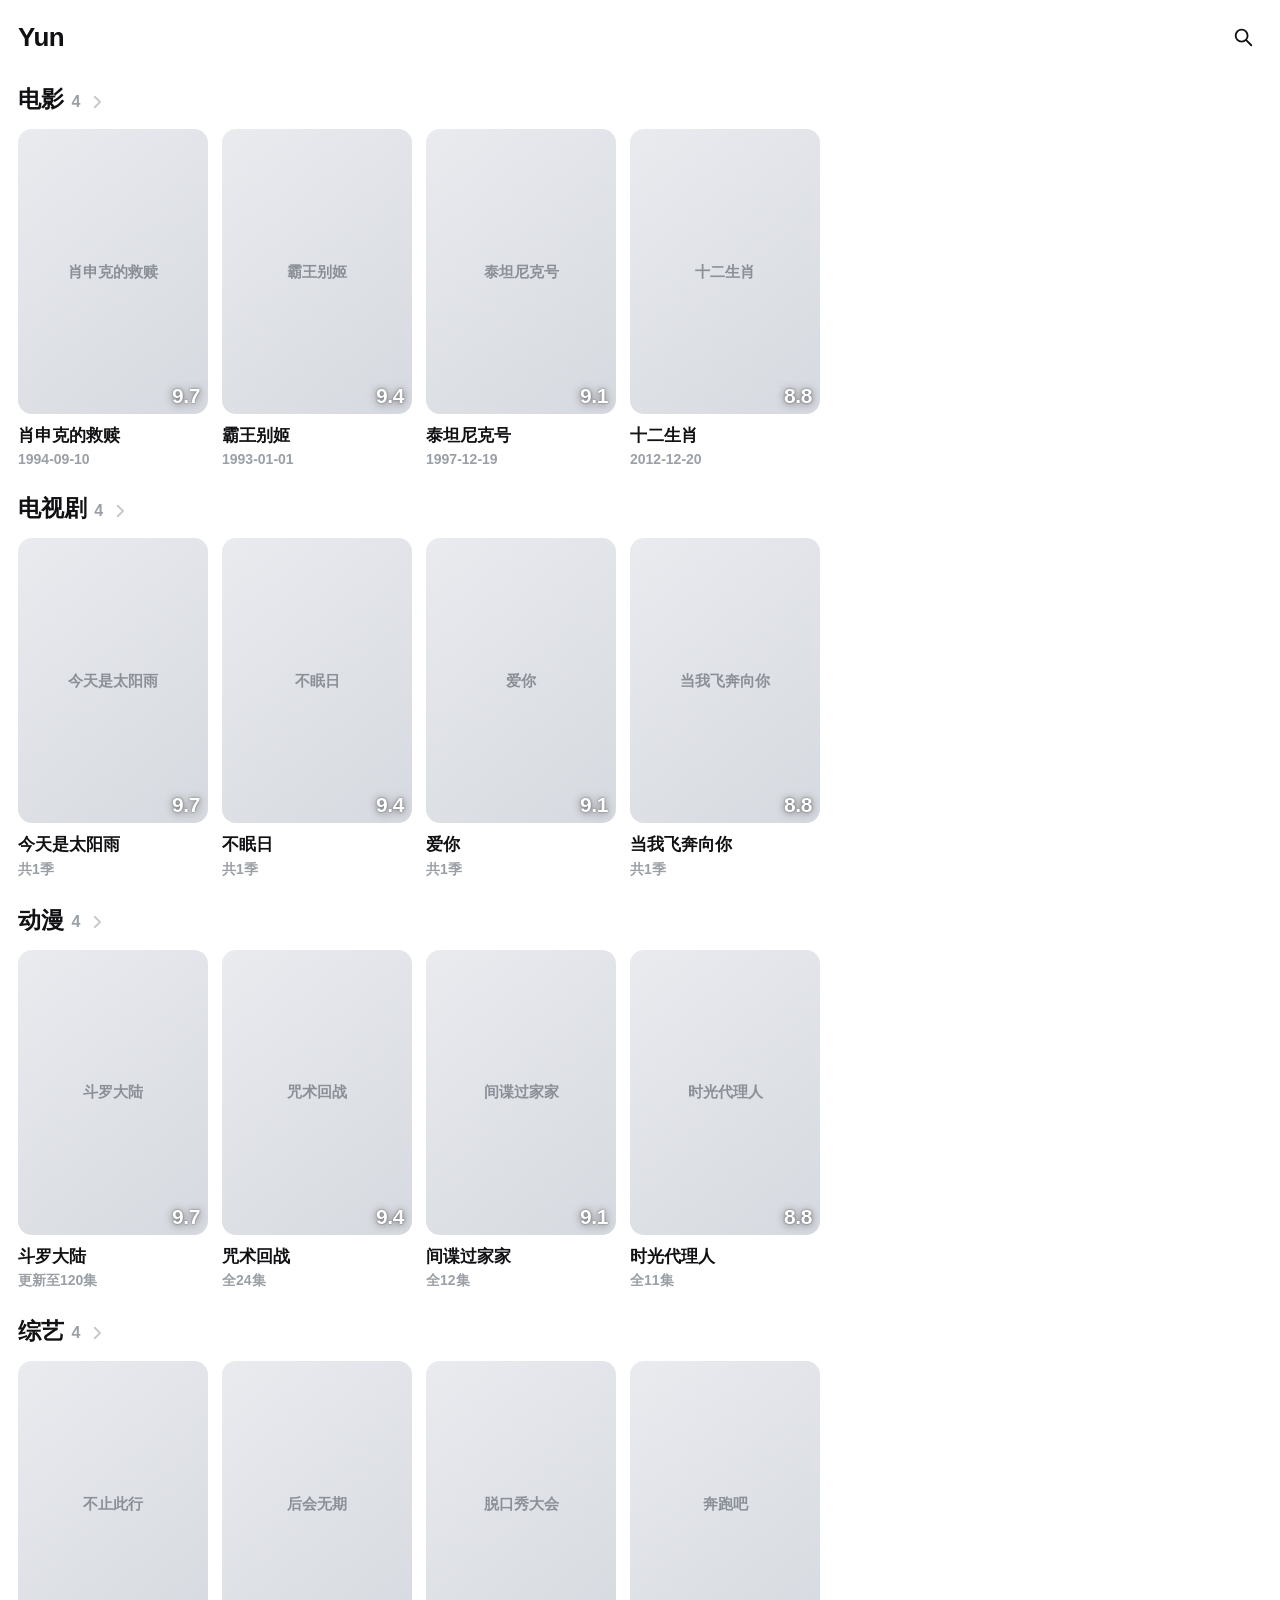
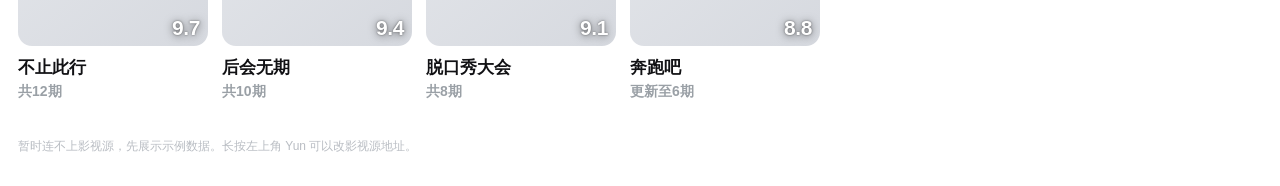
<file: index.html>
<!DOCTYPE html>
<html lang="zh-CN">
<head>
<meta charset="utf-8">
<meta name="viewport" content="width=device-width, initial-scale=1, viewport-fit=cover">
<meta name="theme-color" content="#ffffff">
<title>Yun 影视</title>
<link rel="stylesheet" href="home.css">
</head>
<body>

<header class="topbar">
  <h1 class="brand">Yun</h1>
  <div class="topbar__actions">
    <button class="icon-btn" id="searchBtn" type="button" aria-label="搜索">
      <svg viewBox="0 0 24 24" aria-hidden="true"><circle cx="10.5" cy="10.5" r="6.5" fill="none" stroke="currentColor" stroke-width="2"/><path d="M15.5 15.5L21 21" fill="none" stroke="currentColor" stroke-width="2" stroke-linecap="round"/></svg>
    </button>
  </div>
</header>

<div class="searchbar" id="searchbar" hidden>
  <input id="searchInput" type="search" placeholder="搜索影片" autocomplete="off">
</div>

<main id="sections" class="sections"></main>

<p class="footer" id="footer"></p>

<script src="home.js"></script>
</body>
</html>
</file>
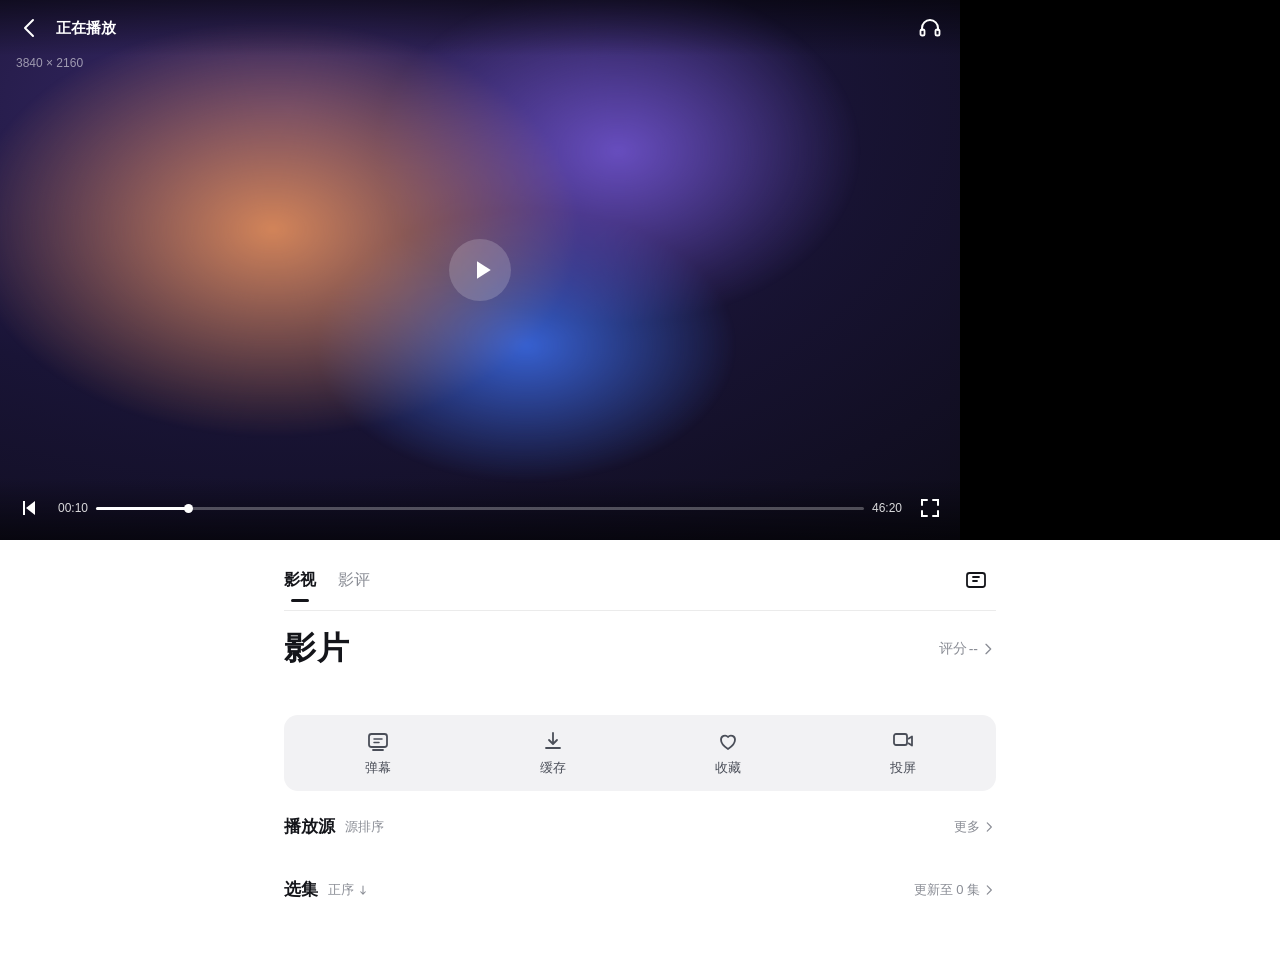
<file: detail.html>
<!DOCTYPE html>
<html lang="zh-CN">
<head>
<meta charset="utf-8">
<meta name="viewport" content="width=device-width, initial-scale=1, viewport-fit=cover">
<meta name="theme-color" content="#ffffff">
<title>影片详情 · 云影视</title>
<link rel="stylesheet" href="style.css">
</head>
<body data-page="detail" class="theme-light">

<section class="player">
  <div class="player__stage">
    <div class="player__glow" aria-hidden="true"></div>
    <div class="player__bar">
      <button class="icon-btn icon-btn--ghost" type="button" onclick="history.back()" aria-label="返回">
        <svg viewBox="0 0 24 24" aria-hidden="true"><path d="M15 4l-8 8 8 8" fill="none" stroke="currentColor" stroke-width="2" stroke-linecap="round" stroke-linejoin="round"/></svg>
      </button>
      <span class="player__title" id="dPlayerTitle">正在播放</span>
      <button class="icon-btn icon-btn--ghost" type="button" aria-label="听音">
        <svg viewBox="0 0 24 24" aria-hidden="true"><path d="M4 14v-2a8 8 0 0116 0v2" fill="none" stroke="currentColor" stroke-width="2" stroke-linecap="round"/><rect x="2.5" y="13.5" width="4" height="6" rx="1.6" fill="none" stroke="currentColor" stroke-width="1.8"/><rect x="17.5" y="13.5" width="4" height="6" rx="1.6" fill="none" stroke="currentColor" stroke-width="1.8"/></svg>
      </button>
    </div>
    <span class="player__res">3840 × 2160</span>
    <button class="player__play" type="button" aria-label="播放">
      <svg viewBox="0 0 24 24" aria-hidden="true"><path d="M8 5l11 7-11 7z" fill="currentColor"/></svg>
    </button>
    <div class="player__controls">
      <button class="icon-btn icon-btn--ghost" type="button" aria-label="上一集">
        <svg viewBox="0 0 24 24" aria-hidden="true"><path d="M17 5v14L8 12z" fill="currentColor"/><rect x="5" y="5" width="2" height="14" fill="currentColor"/></svg>
      </button>
      <span class="player__time">00:10</span>
      <span class="player__progress"><i></i></span>
      <span class="player__time">46:20</span>
      <button class="icon-btn icon-btn--ghost" type="button" aria-label="全屏">
        <svg viewBox="0 0 24 24" aria-hidden="true"><path d="M4 9V4h5M20 9V4h-5M4 15v5h5M20 15v5h-5" fill="none" stroke="currentColor" stroke-width="2" stroke-linecap="round"/></svg>
      </button>
    </div>
  </div>
</section>

<section class="detail">
  <div class="tabs">
    <button class="tab is-on" type="button">影视</button>
    <button class="tab" type="button">影评</button>
    <button class="icon-btn tabs__right" type="button" aria-label="剧集">
      <svg viewBox="0 0 24 24" aria-hidden="true"><rect x="3" y="5" width="18" height="14" rx="2.5" fill="none" stroke="currentColor" stroke-width="1.8"/><path d="M9 9h6M9 13h4" stroke="currentColor" stroke-width="1.8" stroke-linecap="round"/></svg>
    </button>
  </div>

  <div class="detail__head">
    <h1 class="detail__title" id="dTitle">影片</h1>
    <button class="detail__score" type="button">评分 <span id="dScore">--</span>
      <svg viewBox="0 0 24 24" aria-hidden="true"><path d="M9 5l7 7-7 7" fill="none" stroke="currentColor" stroke-width="2" stroke-linecap="round" stroke-linejoin="round"/></svg>
    </button>
  </div>

  <div class="chips" id="dTags"></div>
  <p class="detail__intro" id="dIntro"></p>

  <div class="actions">
    <button class="action" type="button">
      <svg viewBox="0 0 24 24" aria-hidden="true"><rect x="3" y="5" width="18" height="13" rx="2.5" fill="none" stroke="currentColor" stroke-width="1.8"/><path d="M7 21h10" stroke="currentColor" stroke-width="1.8" stroke-linecap="round"/><path d="M8 10h8M8 13.5h5" stroke="currentColor" stroke-width="1.5" stroke-linecap="round"/></svg>
      <span>弹幕</span>
    </button>
    <button class="action" type="button">
      <svg viewBox="0 0 24 24" aria-hidden="true"><path d="M12 4v10" stroke="currentColor" stroke-width="1.8" stroke-linecap="round"/><path d="M8 11l4 4 4-4" fill="none" stroke="currentColor" stroke-width="1.8" stroke-linecap="round" stroke-linejoin="round"/><path d="M5 19h14" stroke="currentColor" stroke-width="1.8" stroke-linecap="round"/></svg>
      <span>缓存</span>
    </button>
    <button class="action" type="button">
      <svg viewBox="0 0 24 24" aria-hidden="true"><path d="M12 20s-7-4.4-7-9.2A4 4 0 0112 8a4 4 0 017 2.8C19 15.6 12 20 12 20z" fill="none" stroke="currentColor" stroke-width="1.8" stroke-linejoin="round"/></svg>
      <span>收藏</span>
    </button>
    <button class="action" type="button">
      <svg viewBox="0 0 24 24" aria-hidden="true"><rect x="3" y="5" width="13" height="11" rx="2" fill="none" stroke="currentColor" stroke-width="1.8"/><path d="M17 10l4-2.5v9L17 14" fill="none" stroke="currentColor" stroke-width="1.8" stroke-linejoin="round"/></svg>
      <span>投屏</span>
    </button>
  </div>

  <div class="block__head">
    <h2 class="block__title">播放源</h2>
    <button class="linkish" type="button">源排序</button>
    <button class="linkish linkish--right" type="button">更多
      <svg viewBox="0 0 24 24" aria-hidden="true"><path d="M9 5l7 7-7 7" fill="none" stroke="currentColor" stroke-width="2" stroke-linecap="round" stroke-linejoin="round"/></svg>
    </button>
  </div>
  <div class="sources" id="dSources"></div>

  <div class="block__head">
    <h2 class="block__title">选集</h2>
    <button class="linkish" type="button">正序
      <svg viewBox="0 0 24 24" aria-hidden="true"><path d="M12 5v14M12 19l-4-4M12 19l4-4" fill="none" stroke="currentColor" stroke-width="1.8" stroke-linecap="round" stroke-linejoin="round"/></svg>
    </button>
    <button class="linkish linkish--right" type="button" id="dEpCount">更新至 0 集
      <svg viewBox="0 0 24 24" aria-hidden="true"><path d="M9 5l7 7-7 7" fill="none" stroke="currentColor" stroke-width="2" stroke-linecap="round" stroke-linejoin="round"/></svg>
    </button>
  </div>
  <div class="episodes" id="dEps"></div>
</section>

<script src="demo.js"></script>
<script src="app.js"></script>
</body>
</html>
</file>
<file: home.css>
:root {
  --ink: #111114;
  --muted: #9aa0a6;
  --line: #ececef;
  --bg: #ffffff;
}

* { box-sizing: border-box; }

html, body {
  margin: 0;
  padding: 0;
  background: var(--bg);
  color: var(--ink);
  font-family: -apple-system, "PingFang SC", "Noto Sans CJK SC", "Helvetica Neue", Arial, sans-serif;
  -webkit-tap-highlight-color: transparent;
}

.topbar {
  display: flex;
  align-items: center;
  justify-content: space-between;
  padding: 18px 18px 6px;
}

.brand {
  margin: 0;
  font-size: 26px;
  font-weight: 800;
  letter-spacing: -0.02em;
}

.topbar__actions { display: flex; gap: 6px; }

.icon-btn {
  display: inline-flex;
  align-items: center;
  justify-content: center;
  width: 38px;
  height: 38px;
  border: 0;
  border-radius: 50%;
  background: transparent;
  color: var(--ink);
  padding: 0;
}

.icon-btn svg { width: 22px; height: 22px; }

.searchbar { padding: 4px 18px 10px; }

.searchbar input {
  width: 100%;
  height: 40px;
  border: 0;
  border-radius: 12px;
  background: #f4f4f6;
  padding: 0 14px;
  font-size: 15px;
  color: var(--ink);
  outline: none;
}

.sections { padding-bottom: 8px; }

.section { margin: 22px 0 6px; }

.section__head {
  display: flex;
  align-items: center;
  gap: 8px;
  padding: 0 18px 2px;
  border: 0;
  background: transparent;
  color: inherit;
  font: inherit;
  width: 100%;
  text-align: left;
}

.section__title {
  font-size: 23px;
  font-weight: 800;
  letter-spacing: -0.01em;
}

.section__count {
  font-size: 16px;
  font-weight: 600;
  color: var(--muted);
  margin-top: 4px;
}

.section__arrow {
  width: 18px;
  height: 18px;
  margin-top: 4px;
  color: #c5c8cc;
  flex: 0 0 auto;
}

.rail {
  display: flex;
  gap: 14px;
  overflow-x: auto;
  overflow-y: hidden;
  padding: 12px 18px 4px;
  scroll-snap-type: x mandatory;
  scrollbar-width: none;
  -webkit-overflow-scrolling: touch;
}

.rail::-webkit-scrollbar { display: none; }

.card {
  flex: 0 0 31%;
  max-width: 190px;
  min-width: 118px;
  scroll-snap-align: start;
  text-decoration: none;
  color: inherit;
  display: block;
}

.poster {
  position: relative;
  aspect-ratio: 2 / 3;
  border-radius: 14px;
  overflow: hidden;
  background: linear-gradient(140deg, #e9ebef, #d6d9df);
}

.poster img {
  width: 100%;
  height: 100%;
  object-fit: cover;
  display: block;
}

.poster__fallback {
  position: absolute;
  inset: 0;
  display: flex;
  align-items: center;
  justify-content: center;
  padding: 8px;
  text-align: center;
  font-size: 15px;
  font-weight: 700;
  color: #8b9098;
  line-height: 1.3;
}

.score {
  position: absolute;
  right: 8px;
  bottom: 6px;
  font-size: 21px;
  font-weight: 800;
  color: #fff;
  text-shadow: 0 1px 8px rgba(0, 0, 0, 0.55), 0 0 2px rgba(0, 0, 0, 0.5);
  letter-spacing: -0.02em;
}

.card__title {
  margin: 11px 0 0;
  font-size: 17px;
  font-weight: 800;
  line-height: 1.25;
  white-space: nowrap;
  overflow: hidden;
  text-overflow: ellipsis;
}

.card__meta {
  margin: 5px 0 0;
  font-size: 14px;
  font-weight: 600;
  color: var(--muted);
  white-space: nowrap;
  overflow: hidden;
  text-overflow: ellipsis;
}

.footer {
  margin: 18px 18px 30px;
  font-size: 12px;
  color: #b9bdc3;
  line-height: 1.6;
}

.skeleton .poster { background: linear-gradient(100deg, #f0f1f4, #e6e8ec, #f0f1f4); }
</file>
<file: style.css>
* { box-sizing: border-box; -webkit-tap-highlight-color: transparent; }
:root { --radius: 12px; --score: #d9f56d; }
html, body { margin: 0; padding: 0; }
body { font-family: -apple-system, "PingFang SC", "Noto Sans SC", "Microsoft YaHei", sans-serif; -webkit-font-smoothing: antialiased; }
.theme-dark { --bg: #0d0d0f; --surface: #17181b; --text: #f3f4f6; --muted: #8d919a; --line: rgba(255, 255, 255, .08); background: var(--bg); color: var(--text); min-height: 100vh; }
.theme-light { --bg: #ffffff; --surface: #f2f2f4; --text: #14151a; --muted: #8a8d95; --line: rgba(0, 0, 0, .08); background: var(--bg); color: var(--text); min-height: 100vh; }
button { font: inherit; color: inherit; background: none; border: 0; padding: 0; cursor: pointer; }
a { color: inherit; text-decoration: none; }
.icon-btn { width: 40px; height: 40px; display: inline-flex; align-items: center; justify-content: center; border-radius: 50%; }
.icon-btn svg { width: 24px; height: 24px; }
.icon-btn--ghost { color: #fff; }
.topbar { position: sticky; top: 0; z-index: 20; display: flex; align-items: center; gap: 4px; padding: 10px 8px 10px 4px; background: linear-gradient(180deg, rgba(13,13,15,.98), rgba(13,13,15,.86)); backdrop-filter: blur(12px); }
.topbar__title { flex: 1; margin: 0; text-align: center; font-size: 19px; font-weight: 600; letter-spacing: .5px; }
.topbar__actions { display: flex; }
.searchbar { padding: 0 14px 10px; }
.searchbar input { width: 100%; height: 40px; padding: 0 14px; border-radius: 999px; border: 1px solid var(--line); background: var(--surface); color: var(--text); font-size: 15px; outline: none; }
.toolbar { display: flex; align-items: center; gap: 10px; padding: 4px 12px 12px; }
.sort { display: inline-flex; align-items: center; gap: 4px; font-size: 15px; color: var(--text); }
.sort svg { width: 18px; height: 18px; color: var(--muted); }
.count { min-width: 26px; height: 22px; padding: 0 7px; display: inline-flex; align-items: center; justify-content: center; border-radius: 6px; background: rgba(255,255,255,.08); font-size: 13px; color: #c9ccd4; }
.toolbar__end { margin-left: auto; display: flex; gap: 2px; }
.note { margin: 0 14px 12px; padding: 8px 12px; border-radius: 10px; background: rgba(255, 214, 102, .12); color: #f0d693; font-size: 12px; line-height: 1.5; }
.grid { display: grid; grid-template-columns: repeat(3, 1fr); gap: 20px 10px; padding: 0 12px 32px; }
.card { display: block; }
.card__poster { position: relative; aspect-ratio: 3 / 4; border-radius: 10px; overflow: hidden; background: #1f2126; }
.card__img { width: 100%; height: 100%; object-fit: cover; display: block; }
.card__img--ph { display: flex; align-items: center; justify-content: center; background: linear-gradient(150deg, #2b2f38, #1a1c22 65%); color: rgba(255,255,255,.28); font-size: 15px; letter-spacing: 2px; }
.card__score { position: absolute; left: 6px; top: 5px; font-size: 14px; font-weight: 700; color: var(--score); text-shadow: 0 1px 4px rgba(0,0,0,.7); }
.card__quality { position: absolute; right: 6px; bottom: 6px; padding: 1px 5px; border-radius: 4px; background: rgba(0,0,0,.6); color: #fff; font-size: 11px; letter-spacing: .5px; }
.card__name { margin-top: 8px; font-size: 15px; font-weight: 600; overflow: hidden; text-overflow: ellipsis; white-space: nowrap; }
.card__year { margin-top: 2px; font-size: 13px; color: var(--muted); }
.sheet { position: fixed; inset: 0; z-index: 40; background: rgba(0,0,0,.55); display: flex; align-items: flex-end; }
.sheet__panel { width: 100%; max-height: 78vh; overflow: auto; padding: 18px 18px 26px; background: var(--surface); border-radius: 18px 18px 0 0; }
.sheet__head { display: flex; align-items: center; justify-content: space-between; }
.sheet__head h2 { margin: 0; font-size: 17px; }
.sheet__label { display: block; margin: 14px 0 8px; font-size: 13px; color: var(--muted); }
.sheet__input { width: 100%; height: 42px; padding: 0 12px; border-radius: 10px; border: 1px solid var(--line); background: rgba(0,0,0,.25); color: var(--text); font-size: 13px; outline: none; }
.sheet__save { margin-top: 12px; width: 100%; height: 44px; border-radius: 12px; background: #d9f56d; color: #14151a; font-size: 15px; font-weight: 600; }
.sheet__sub { margin: 22px 0 8px; font-size: 14px; }
.sheet__hint { color: var(--muted); font-size: 13px; }
.site-list { list-style: none; margin: 0; padding: 0; }
.site { display: flex; align-items: center; justify-content: space-between; padding: 9px 0; font-size: 13.5px; border-bottom: 1px solid var(--line); }
.site__tag { font-style: normal; font-size: 11px; color: var(--muted); padding: 2px 7px; border-radius: 999px; border: 1px solid var(--line); }
.player { background: #000; }
.player__stage { position: relative; aspect-ratio: 16 / 9; background: radial-gradient(120% 120% at 30% 20%, #3a2a6b 0%, #191436 45%, #0b0a12 100%); overflow: hidden; }
.player__glow { position: absolute; inset: -20% -10% auto -10%; height: 120%; background: radial-gradient(38% 46% at 32% 52%, rgba(240,150,90,.85), transparent 70%), radial-gradient(30% 38% at 62% 40%, rgba(120,90,220,.8), transparent 70%), radial-gradient(26% 30% at 54% 70%, rgba(60,110,235,.85), transparent 70%); filter: blur(2px); }
.player__bar { position: absolute; left: 0; right: 0; top: 0; z-index: 3; display: flex; align-items: center; gap: 6px; padding: 8px 10px; background: linear-gradient(180deg, rgba(0,0,0,.55), transparent); }
.player__title { flex: 1; font-size: 14.5px; font-weight: 600; color: #fff; white-space: nowrap; overflow: hidden; text-overflow: ellipsis; }
.player__res { position: absolute; left: 16px; top: 56px; z-index: 3; font-size: 12px; color: rgba(255,255,255,.55); }
.player__play { position: absolute; left: 50%; top: 50%; z-index: 3; width: 62px; height: 62px; margin: -31px 0 0 -31px; border-radius: 50%; background: rgba(255,255,255,.18); display: flex; align-items: center; justify-content: center; color: #fff; backdrop-filter: blur(6px); }
.player__play svg { width: 30px; height: 30px; margin-left: 3px; }
.player__controls { position: absolute; left: 0; right: 0; bottom: 0; z-index: 3; display: flex; align-items: center; gap: 8px; padding: 10px 10px 12px; background: linear-gradient(0deg, rgba(0,0,0,.6), transparent); color: #fff; }
.player__time { font-size: 12px; color: rgba(255,255,255,.85); }
.player__progress { flex: 1; height: 3px; border-radius: 999px; background: rgba(255,255,255,.28); position: relative; }
.player__progress i { position: absolute; left: 0; top: 0; bottom: 0; width: 12%; border-radius: 999px; background: #fff; }
.player__progress::after { content: ""; position: absolute; left: 12%; top: 50%; width: 9px; height: 9px; margin: -4.5px 0 0 -4.5px; border-radius: 50%; background: #fff; }
.detail { padding: 14px 16px 40px; }
.tabs { display: flex; align-items: center; gap: 22px; border-bottom: 1px solid var(--line); padding-bottom: 10px; }
.tab { font-size: 16px; color: var(--muted); position: relative; }
.tab.is-on { color: var(--text); font-weight: 700; }
.tab.is-on::after { content: ""; position: absolute; left: 50%; bottom: -11px; width: 18px; height: 3px; margin-left: -9px; border-radius: 2px; background: var(--text); }
.tabs__right { margin-left: auto; }
.detail__head { display: flex; align-items: center; gap: 12px; margin-top: 16px; }
.detail__title { margin: 0; font-size: 26px; font-weight: 800; letter-spacing: .5px; }
.detail__score { margin-left: auto; display: inline-flex; align-items: center; gap: 2px; font-size: 14px; color: var(--muted); }
.detail__score svg { width: 16px; height: 16px; }
.chips { display: flex; gap: 8px; margin-top: 12px; }
.chip { padding: 5px 12px; border-radius: 8px; border: 1px solid var(--line); font-size: 13px; color: #5c606a; }
.detail__intro { margin: 14px 0 0; font-size: 13.5px; line-height: 1.7; color: #6f737c; display: -webkit-box; -webkit-line-clamp: 2; -webkit-box-orient: vertical; overflow: hidden; }
.actions { display: flex; justify-content: space-around; margin-top: 18px; padding: 14px 6px; background: var(--surface); border-radius: 14px; }
.action { display: flex; flex-direction: column; align-items: center; gap: 7px; font-size: 12.5px; color: #4a4e58; }
.action svg { width: 24px; height: 24px; }
.block__head { display: flex; align-items: center; gap: 10px; margin: 24px 0 12px; }
.block__title { margin: 0; font-size: 17px; font-weight: 700; }
.linkish { display: inline-flex; align-items: center; gap: 2px; font-size: 13px; color: var(--muted); }
.linkish svg { width: 14px; height: 14px; }
.linkish--right { margin-left: auto; }
.sources { display: flex; gap: 10px; overflow-x: auto; padding-bottom: 4px; }
.sources::-webkit-scrollbar { display: none; }
.src { flex: 0 0 auto; display: inline-flex; align-items: center; gap: 6px; padding: 12px 18px; border-radius: 999px; background: var(--surface); color: #4a4e58; font-size: 14px; white-space: nowrap; }
.src.is-on { background: #14151a; color: #fff; }
.src__n { font-size: 12px; color: var(--muted); font-weight: 400; }
.src.is-on .src__n { color: rgba(255,255,255,.6); }
.episodes { display: grid; grid-template-columns: repeat(2, 1fr); gap: 12px; margin-top: 4px; }
.ep { display: block; }
.ep__thumb { position: relative; display: block; aspect-ratio: 16 / 9; border-radius: 10px 10px 0 0; overflow: hidden; background: linear-gradient(140deg, #3c414d, #23262d); }
.ep__badge, .ep__time { position: absolute; bottom: 0; padding: 3px 6px; font-size: 11px; color: #fff; }
.ep__badge { left: 0; background: rgba(0,0,0,.55); border-top-right-radius: 6px; }
.ep__time { right: 0; }
.ep__name { display: block; padding: 8px 10px; font-size: 13px; color: #5c606a; background: var(--surface); border-radius: 0 0 10px 10px; }
@media (min-width: 720px) {
  .detail { max-width: 760px; margin: 0 auto; padding: 20px 24px 48px; }
  .player__stage { max-height: 60vh; }
  .detail__title { font-size: 32px; }
}
</file>
